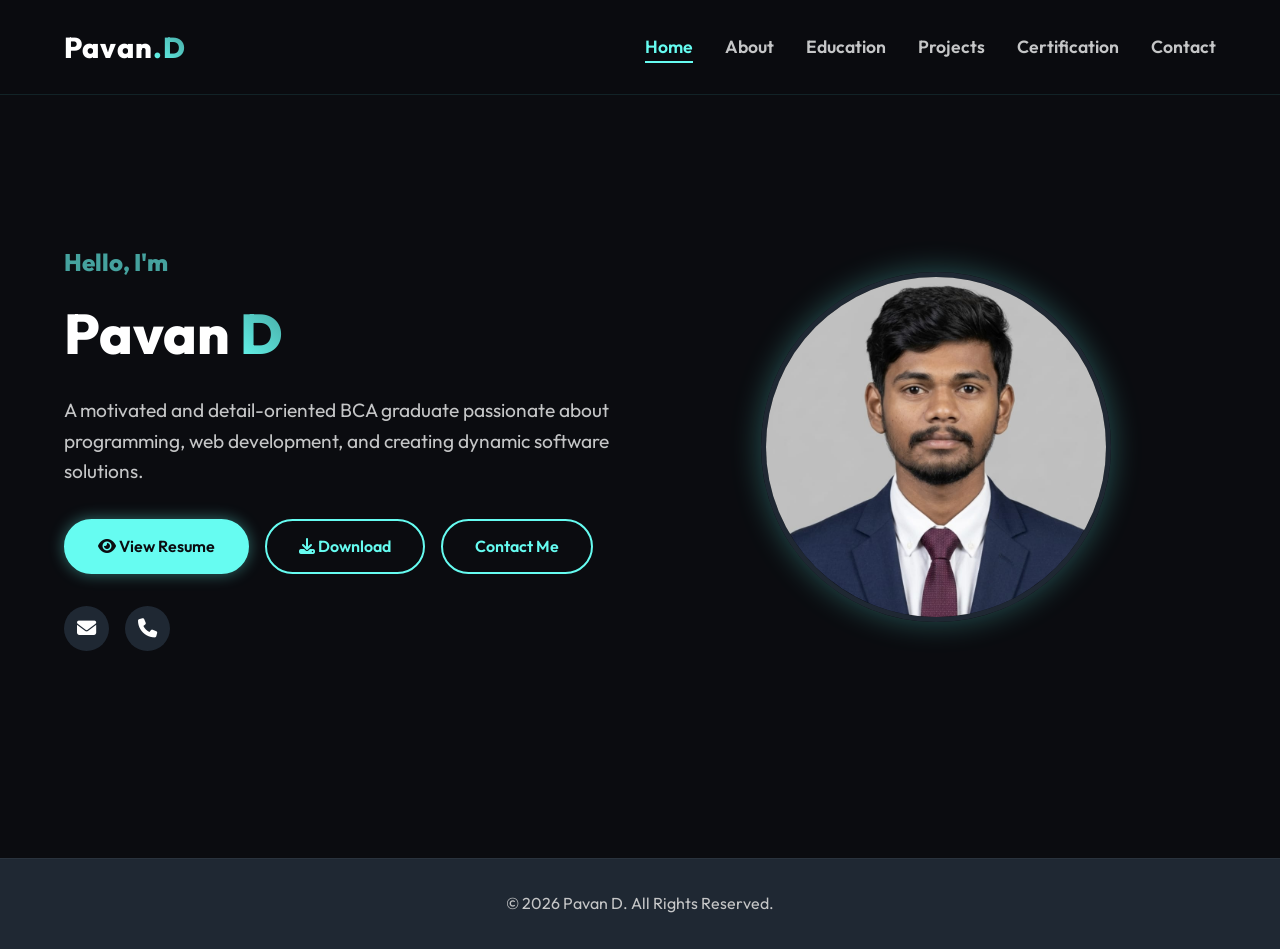
<file: index.html>
<!DOCTYPE html>
<html lang="en">
<head>
    <meta charset="UTF-8">
    <meta name="viewport" content="width=device-width, initial-scale=1.0">
    <title>Pavan D - Portfolio | Home</title>
    <meta name="description" content="Professional portfolio of Pavan D, BCA graduate and software developer.">
    <link rel="stylesheet" href="style.css">
    <link rel="stylesheet" href="https://cdnjs.cloudflare.com/ajax/libs/font-awesome/6.4.0/css/all.min.css">
</head>
<body>
    <nav class="navbar">
        <a href="index.html" class="logo">Pavan<span class="text-gradient">.D</span></a>
        <div class="hamburger">
            <i class="fas fa-bars"></i>
        </div>
        <ul class="nav-links">
            <li><a href="index.html">Home</a></li>
            <li><a href="about.html">About</a></li>
            <li><a href="education.html">Education</a></li>
            <li><a href="projects.html">Projects</a></li>
            <li><a href="certification.html">Certification</a></li>
            <li><a href="contact.html">Contact</a></li>
        </ul>
    </nav>

    <main>
        <section class="hero">
            <div class="hero-content">
                <h3>Hello, I'm</h3>
                <h1>Pavan <span class="text-gradient">D</span></h1>
                <p>A motivated and detail-oriented BCA graduate passionate about programming, web development, and creating dynamic software solutions.</p>
                <div class="hero-buttons" style="display: flex; gap: 1rem; flex-wrap: wrap;">
                    <a href="resume.html" class="btn btn-primary"><i class="fas fa-eye"></i> View Resume</a>
                    <a href="resume.docx" target="_blank" class="btn btn-outline"><i class="fas fa-download"></i> Download</a>
                    <a href="contact.html" class="btn btn-outline">Contact Me</a>
                </div>
                <div class="social-icons">
                    <a href="mailto:pavanpavand49@gmail.com" title="Email"><i class="fas fa-envelope"></i></a>
                    <a href="tel:8951568258" title="Phone"><i class="fas fa-phone"></i></a>
                </div>
            </div>
            <div class="hero-image">
                <img src="profile.jpeg" alt="Pavan D Profile Picture">
            </div>
        </section>
    </main>

    <footer>
        <p>&copy; 2026 Pavan D. All Rights Reserved.</p>
    </footer>

    <script src="script.js"></script>
</body>
</html>
</file>
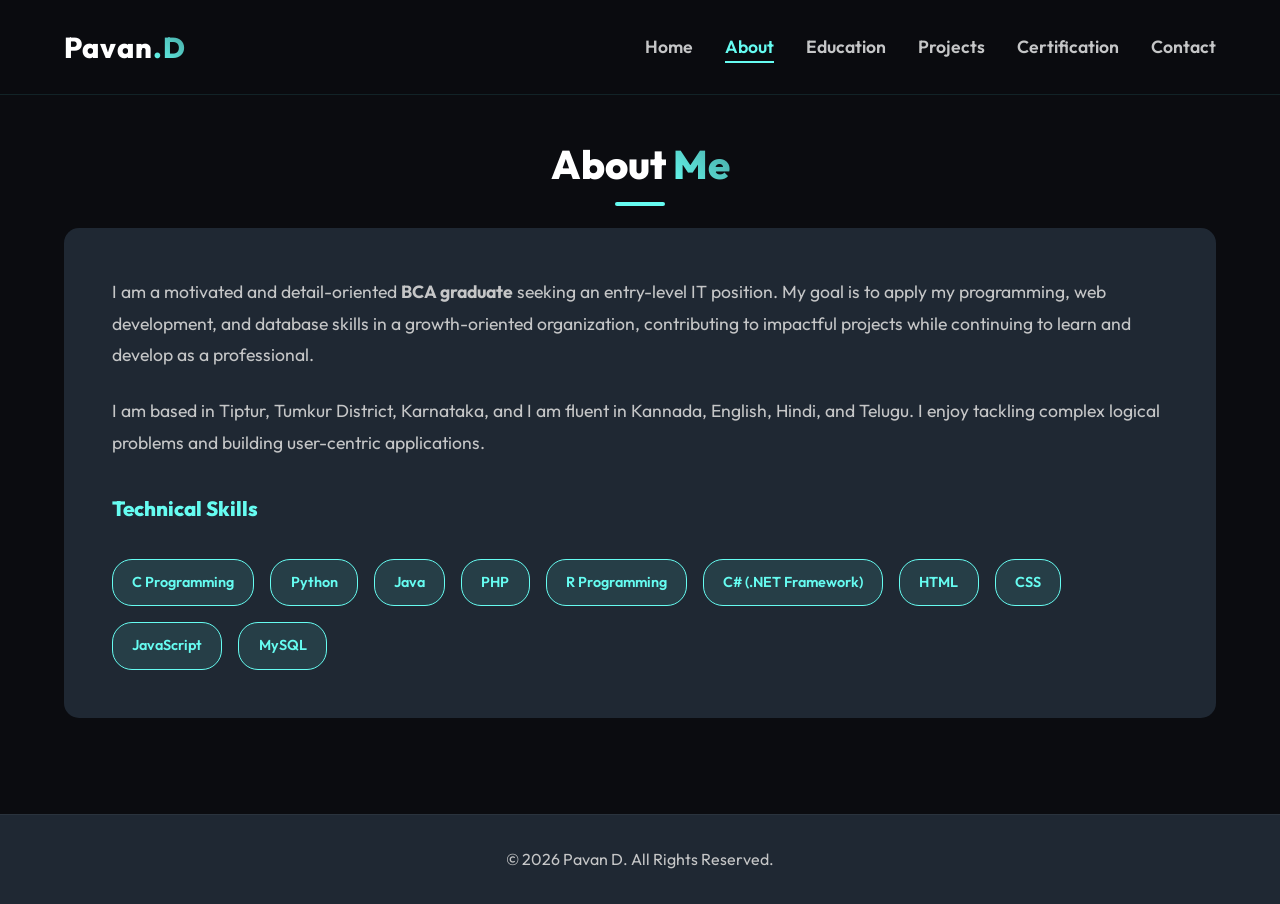
<file: about.html>
<!DOCTYPE html>
<html lang="en">
<head>
    <meta charset="UTF-8">
    <meta name="viewport" content="width=device-width, initial-scale=1.0">
    <title>Pavan D - About Me</title>
    <link rel="stylesheet" href="style.css">
    <link rel="stylesheet" href="https://cdnjs.cloudflare.com/ajax/libs/font-awesome/6.4.0/css/all.min.css">
</head>
<body>
    <nav class="navbar">
        <a href="index.html" class="logo">Pavan<span class="text-gradient">.D</span></a>
        <div class="hamburger">
            <i class="fas fa-bars"></i>
        </div>
        <ul class="nav-links">
            <li><a href="index.html">Home</a></li>
            <li><a href="about.html">About</a></li>
            <li><a href="education.html">Education</a></li>
            <li><a href="projects.html">Projects</a></li>
            <li><a href="certification.html">Certification</a></li>
            <li><a href="contact.html">Contact</a></li>
        </ul>
    </nav>

    <main>
        <h2>About <span class="text-gradient">Me</span></h2>
        
        <div class="about-content">
            <p>I am a motivated and detail-oriented <strong>BCA graduate</strong> seeking an entry-level IT position. My goal is to apply my programming, web development, and database skills in a growth-oriented organization, contributing to impactful projects while continuing to learn and develop as a professional.</p>
            
            <p>I am based in Tiptur, Tumkur District, Karnataka, and I am fluent in Kannada, English, Hindi, and Telugu. I enjoy tackling complex logical problems and building user-centric applications.</p>
            
            <h3 style="margin-top: 2rem; margin-bottom: 1rem; color: var(--primary-color);">Technical Skills</h3>
            <div class="skills-container">
                <span class="skill-tag">C Programming</span>
                <span class="skill-tag">Python</span>
                <span class="skill-tag">Java</span>
                <span class="skill-tag">PHP</span>
                <span class="skill-tag">R Programming</span>
                <span class="skill-tag">C# (.NET Framework)</span>
                <span class="skill-tag">HTML</span>
                <span class="skill-tag">CSS</span>
                <span class="skill-tag">JavaScript</span>
                <span class="skill-tag">MySQL</span>
            </div>
        </div>
    </main>

    <footer>
        <p>&copy; 2026 Pavan D. All Rights Reserved.</p>
    </footer>

    <script src="script.js"></script>
</body>
</html>
</file>
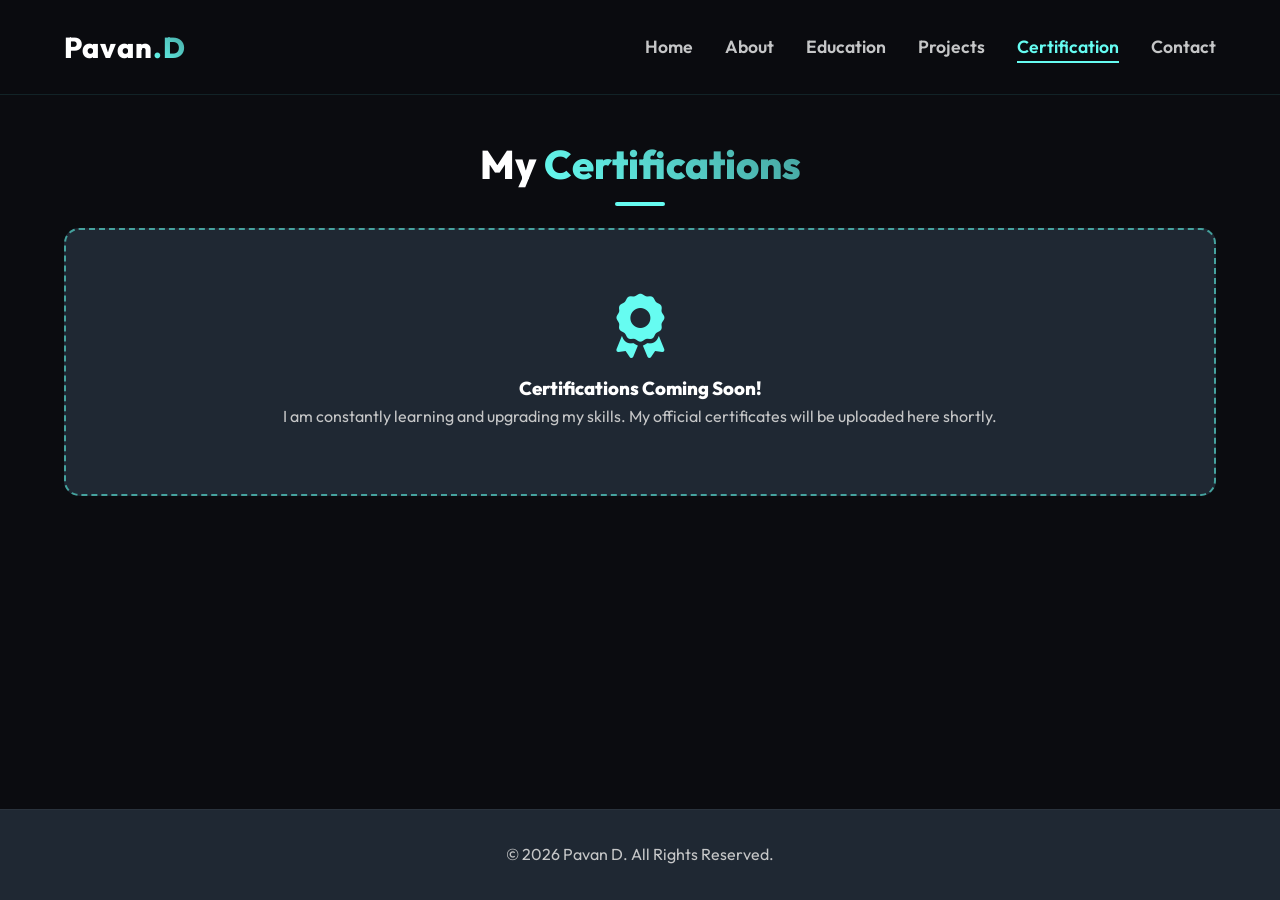
<file: certification.html>
<!DOCTYPE html>
<html lang="en">
<head>
    <meta charset="UTF-8">
    <meta name="viewport" content="width=device-width, initial-scale=1.0">
    <title>Pavan D - Certification</title>
    <link rel="stylesheet" href="style.css">
    <link rel="stylesheet" href="https://cdnjs.cloudflare.com/ajax/libs/font-awesome/6.4.0/css/all.min.css">
</head>
<body>
    <nav class="navbar">
        <a href="index.html" class="logo">Pavan<span class="text-gradient">.D</span></a>
        <div class="hamburger">
            <i class="fas fa-bars"></i>
        </div>
        <ul class="nav-links">
            <li><a href="index.html">Home</a></li>
            <li><a href="about.html">About</a></li>
            <li><a href="education.html">Education</a></li>
            <li><a href="projects.html">Projects</a></li>
            <li><a href="certification.html">Certification</a></li>
            <li><a href="contact.html">Contact</a></li>
        </ul>
    </nav>

    <main>
        <h2>My <span class="text-gradient">Certifications</span></h2>
        
        <div class="cert-placeholder">
            <i class="fas fa-award"></i>
            <h3>Certifications Coming Soon!</h3>
            <p>I am constantly learning and upgrading my skills. My official certificates will be uploaded here shortly.</p>
        </div>
    </main>

    <footer>
        <p>&copy; 2026 Pavan D. All Rights Reserved.</p>
    </footer>

    <script src="script.js"></script>
</body>
</html>
</file>
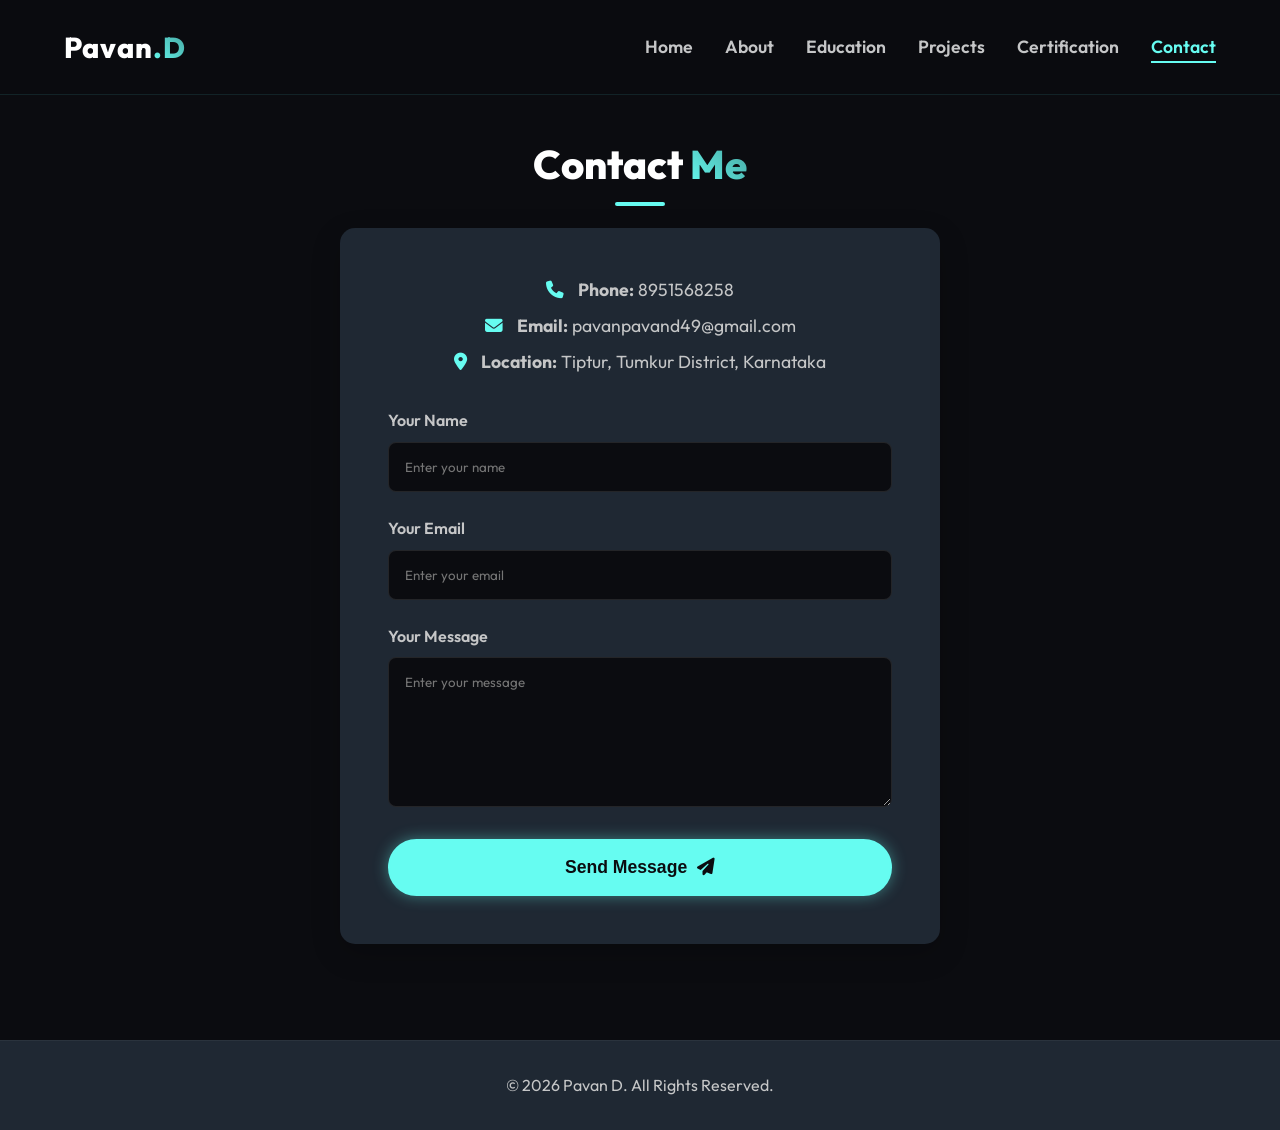
<file: contact.html>
<!DOCTYPE html>
<html lang="en">
<head>
    <meta charset="UTF-8">
    <meta name="viewport" content="width=device-width, initial-scale=1.0">
    <title>Pavan D - Contact</title>
    <link rel="stylesheet" href="style.css">
    <link rel="stylesheet" href="https://cdnjs.cloudflare.com/ajax/libs/font-awesome/6.4.0/css/all.min.css">
</head>
<body>
    <nav class="navbar">
        <a href="index.html" class="logo">Pavan<span class="text-gradient">.D</span></a>
        <div class="hamburger">
            <i class="fas fa-bars"></i>
        </div>
        <ul class="nav-links">
            <li><a href="index.html">Home</a></li>
            <li><a href="about.html">About</a></li>
            <li><a href="education.html">Education</a></li>
            <li><a href="projects.html">Projects</a></li>
            <li><a href="certification.html">Certification</a></li>
            <li><a href="contact.html">Contact</a></li>
        </ul>
    </nav>

    <main>
        <h2>Contact <span class="text-gradient">Me</span></h2>
        
        <div class="contact-container">
            <div class="contact-info">
                <p><i class="fas fa-phone"></i> <strong>Phone:</strong> <a href="tel:8951568258" style="color: var(--text-color); text-decoration: none;">8951568258</a></p>
                <p><i class="fas fa-envelope"></i> <strong>Email:</strong> <a href="mailto:pavanpavand49@gmail.com" style="color: var(--text-color); text-decoration: none;">pavanpavand49@gmail.com</a></p>
                <p><i class="fas fa-map-marker-alt"></i> <strong>Location:</strong> Tiptur, Tumkur District, Karnataka</p>
            </div>

            <form action="#" method="POST" onsubmit="event.preventDefault(); alert('Thank you for reaching out! This is a demo form. Please use the email provided above to contact me directly.');">
                <div class="form-group">
                    <label for="name">Your Name</label>
                    <input type="text" id="name" name="name" class="form-control" required placeholder="Enter your name">
                </div>
                <div class="form-group">
                    <label for="email">Your Email</label>
                    <input type="email" id="email" name="email" class="form-control" required placeholder="Enter your email">
                </div>
                <div class="form-group">
                    <label for="message">Your Message</label>
                    <textarea id="message" name="message" class="form-control" required placeholder="Enter your message"></textarea>
                </div>
                <button type="submit" class="btn btn-primary btn-submit">Send Message <i class="fas fa-paper-plane" style="margin-left: 5px;"></i></button>
            </form>
        </div>
    </main>

    <footer>
        <p>&copy; 2026 Pavan D. All Rights Reserved.</p>
    </footer>

    <script src="script.js"></script>
</body>
</html>
</file>
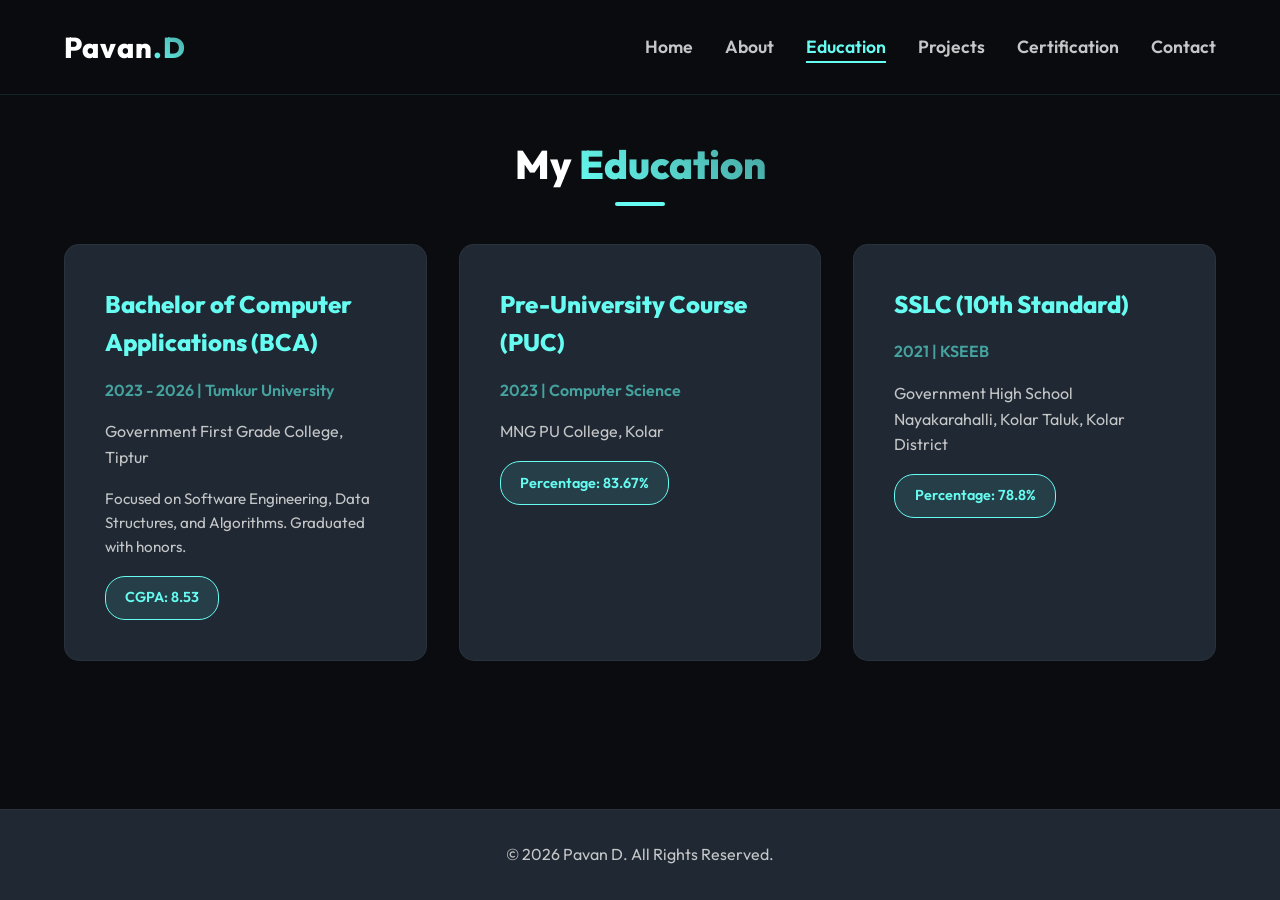
<file: education.html>
<!DOCTYPE html>
<html lang="en">
<head>
    <meta charset="UTF-8">
    <meta name="viewport" content="width=device-width, initial-scale=1.0">
    <title>Pavan D - Education</title>
    <link rel="stylesheet" href="style.css">
    <link rel="stylesheet" href="https://cdnjs.cloudflare.com/ajax/libs/font-awesome/6.4.0/css/all.min.css">
</head>
<body>
    <nav class="navbar">
        <a href="index.html" class="logo">Pavan<span class="text-gradient">.D</span></a>
        <div class="hamburger">
            <i class="fas fa-bars"></i>
        </div>
        <ul class="nav-links">
            <li><a href="index.html">Home</a></li>
            <li><a href="about.html">About</a></li>
            <li><a href="education.html">Education</a></li>
            <li><a href="projects.html">Projects</a></li>
            <li><a href="certification.html">Certification</a></li>
            <li><a href="contact.html">Contact</a></li>
        </ul>
    </nav>

    <main>
        <h2>My <span class="text-gradient">Education</span></h2>
        
        <div class="grid-container">
            <div class="card">
                <h3>Bachelor of Computer Applications (BCA)</h3>
                <span class="date">2023 - 2026 | Tumkur University</span>
                <p>Government First Grade College, Tiptur</p>
                <p style="margin-top: 1rem; font-size: 0.95rem;">Focused on Software Engineering, Data Structures, and Algorithms. Graduated with honors.</p>
                <div class="skill-tag" style="display: inline-block; margin-top: 1rem;">CGPA: 8.53</div>
            </div>

            <div class="card">
                <h3>Pre-University Course (PUC)</h3>
                <span class="date">2023 | Computer Science</span>
                <p>MNG PU College, Kolar</p>
                <div class="skill-tag" style="display: inline-block; margin-top: 1rem;">Percentage: 83.67%</div>
            </div>

            <div class="card">
                <h3>SSLC (10th Standard)</h3>
                <span class="date">2021 | KSEEB</span>
                <p>Government High School Nayakarahalli, Kolar Taluk, Kolar District</p>
                <div class="skill-tag" style="display: inline-block; margin-top: 1rem;">Percentage: 78.8%</div>
            </div>
        </div>
    </main>

    <footer>
        <p>&copy; 2026 Pavan D. All Rights Reserved.</p>
    </footer>

    <script src="script.js"></script>
</body>
</html>
</file>
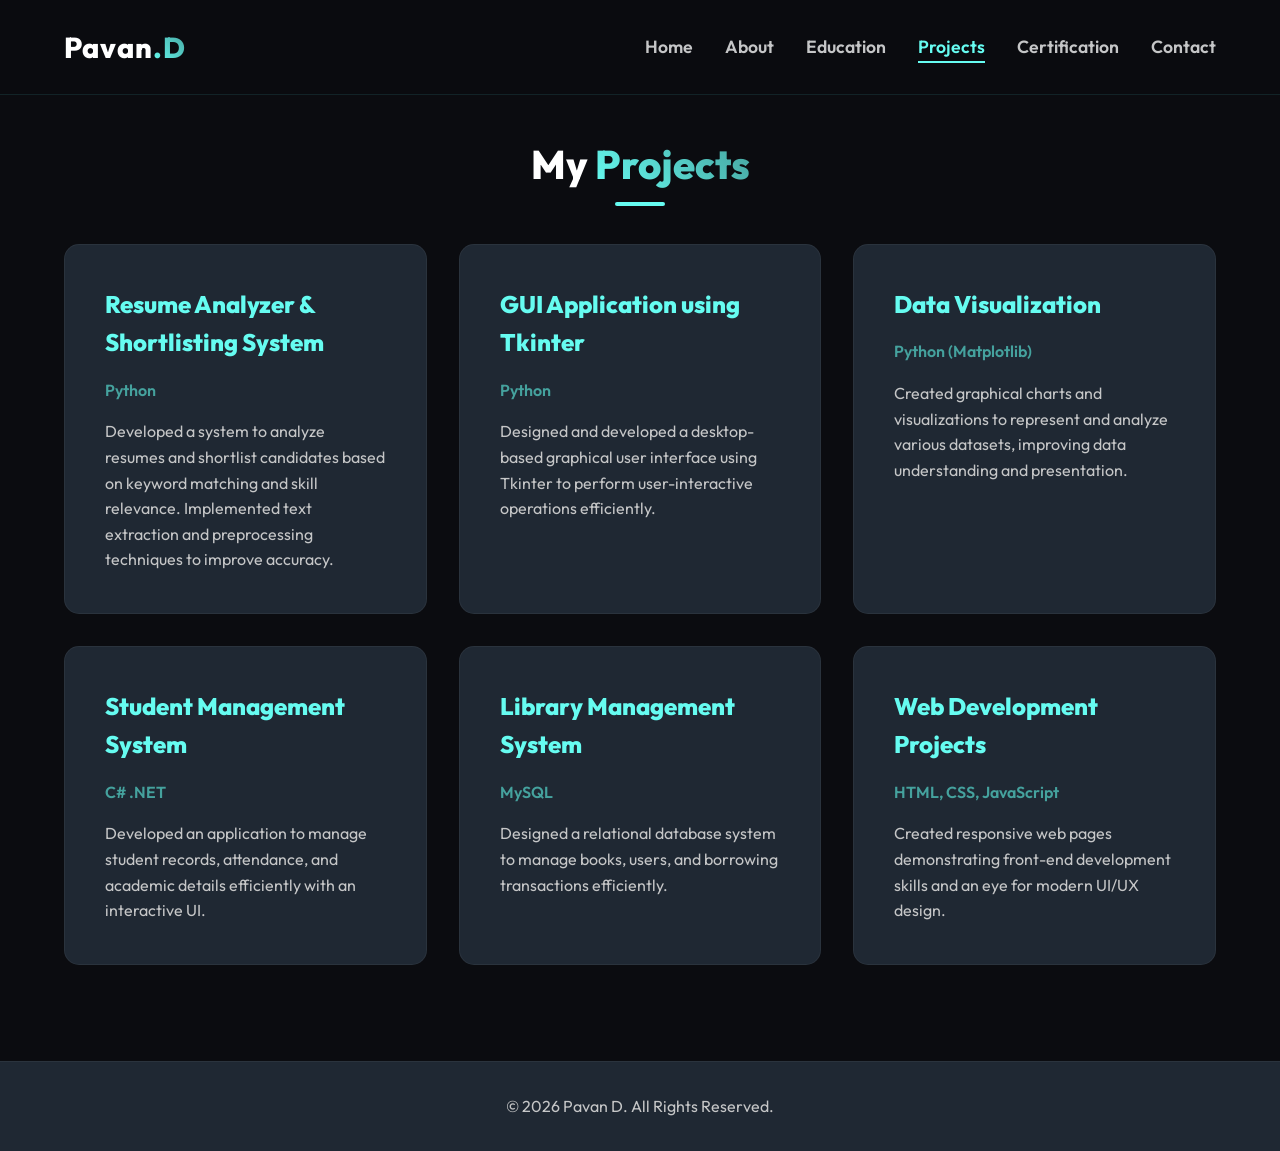
<file: projects.html>
<!DOCTYPE html>
<html lang="en">
<head>
    <meta charset="UTF-8">
    <meta name="viewport" content="width=device-width, initial-scale=1.0">
    <title>Pavan D - Projects</title>
    <link rel="stylesheet" href="style.css">
    <link rel="stylesheet" href="https://cdnjs.cloudflare.com/ajax/libs/font-awesome/6.4.0/css/all.min.css">
</head>
<body>
    <nav class="navbar">
        <a href="index.html" class="logo">Pavan<span class="text-gradient">.D</span></a>
        <div class="hamburger">
            <i class="fas fa-bars"></i>
        </div>
        <ul class="nav-links">
            <li><a href="index.html">Home</a></li>
            <li><a href="about.html">About</a></li>
            <li><a href="education.html">Education</a></li>
            <li><a href="projects.html">Projects</a></li>
            <li><a href="certification.html">Certification</a></li>
            <li><a href="contact.html">Contact</a></li>
        </ul>
    </nav>

    <main>
        <h2>My <span class="text-gradient">Projects</span></h2>
        
        <div class="grid-container">
            <div class="card">
                <h3>Resume Analyzer & Shortlisting System</h3>
                <span class="subtitle">Python</span>
                <p>Developed a system to analyze resumes and shortlist candidates based on keyword matching and skill relevance. Implemented text extraction and preprocessing techniques to improve accuracy.</p>
            </div>

            <div class="card">
                <h3>GUI Application using Tkinter</h3>
                <span class="subtitle">Python</span>
                <p>Designed and developed a desktop-based graphical user interface using Tkinter to perform user-interactive operations efficiently.</p>
            </div>

            <div class="card">
                <h3>Data Visualization</h3>
                <span class="subtitle">Python (Matplotlib)</span>
                <p>Created graphical charts and visualizations to represent and analyze various datasets, improving data understanding and presentation.</p>
            </div>

            <div class="card">
                <h3>Student Management System</h3>
                <span class="subtitle">C# .NET</span>
                <p>Developed an application to manage student records, attendance, and academic details efficiently with an interactive UI.</p>
            </div>

            <div class="card">
                <h3>Library Management System</h3>
                <span class="subtitle">MySQL</span>
                <p>Designed a relational database system to manage books, users, and borrowing transactions efficiently.</p>
            </div>

            <div class="card">
                <h3>Web Development Projects</h3>
                <span class="subtitle">HTML, CSS, JavaScript</span>
                <p>Created responsive web pages demonstrating front-end development skills and an eye for modern UI/UX design.</p>
            </div>
        </div>
    </main>

    <footer>
        <p>&copy; 2026 Pavan D. All Rights Reserved.</p>
    </footer>

    <script src="script.js"></script>
</body>
</html>
</file>
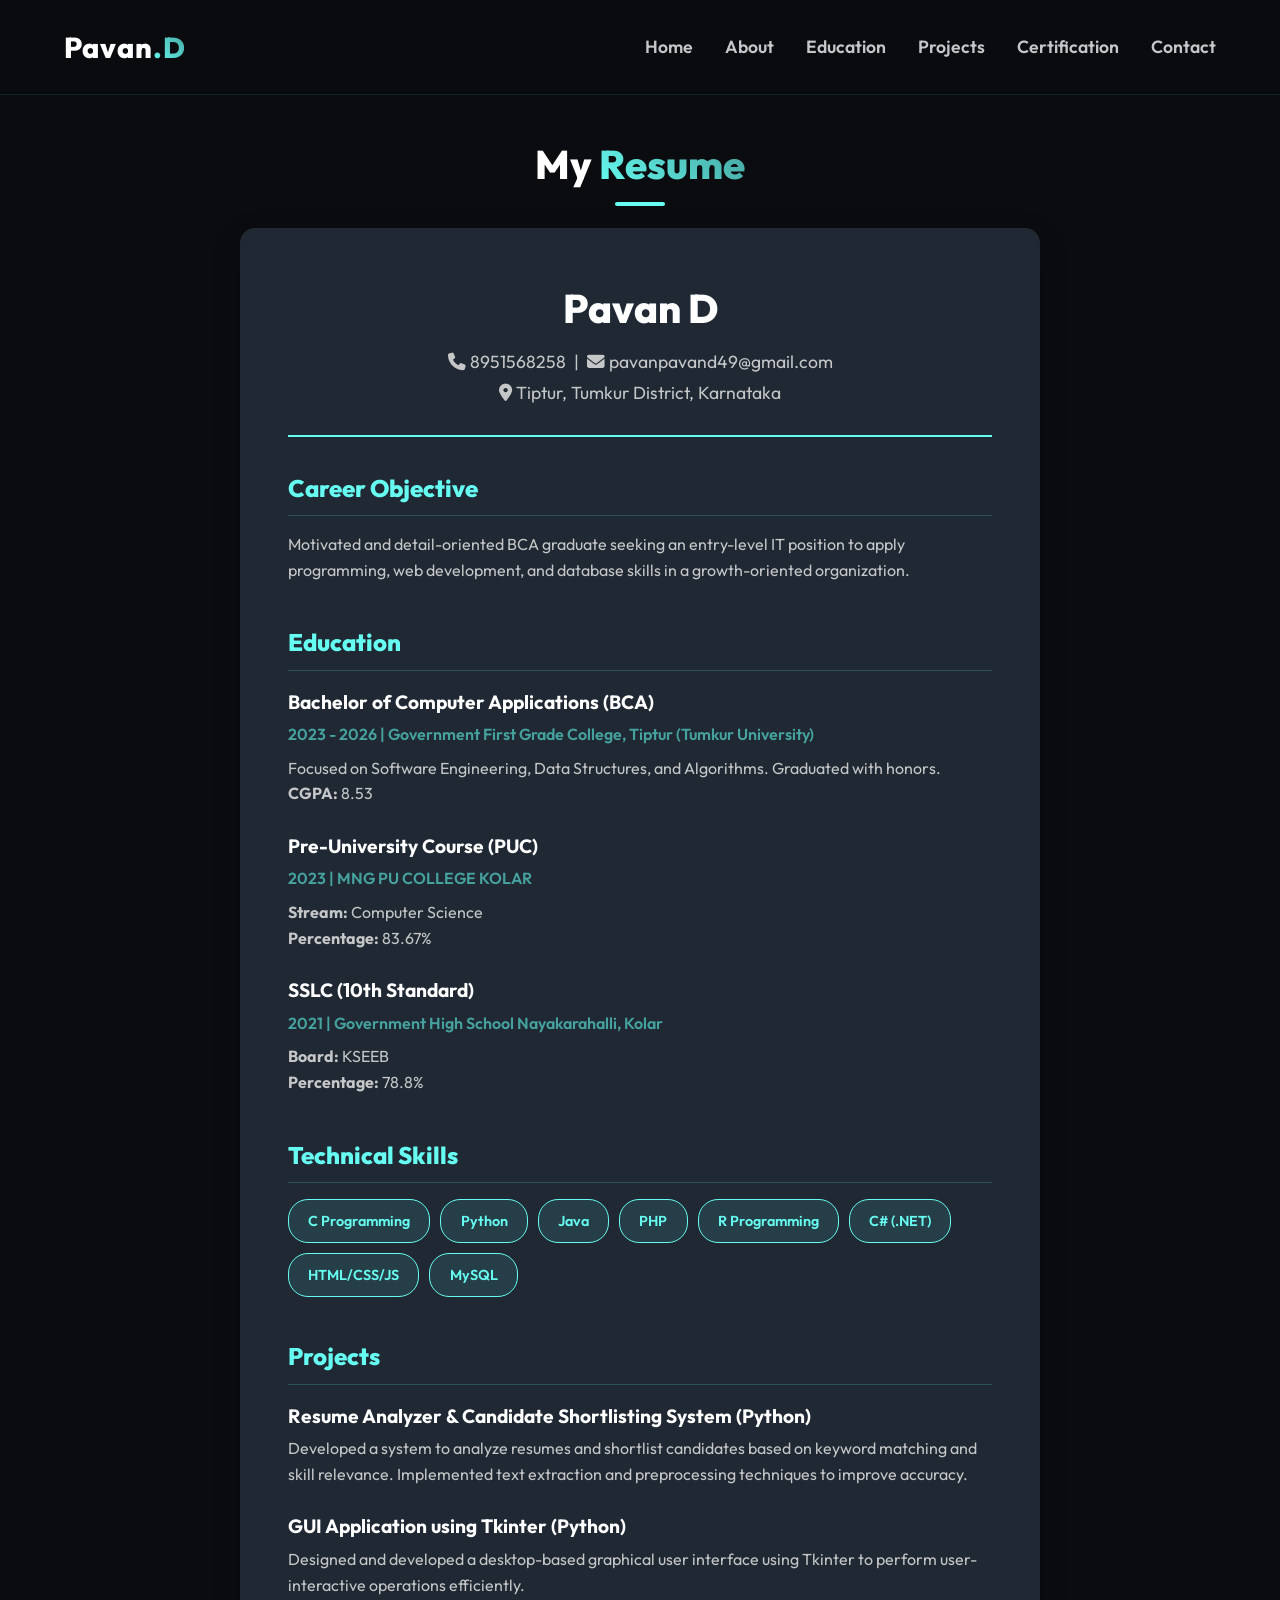
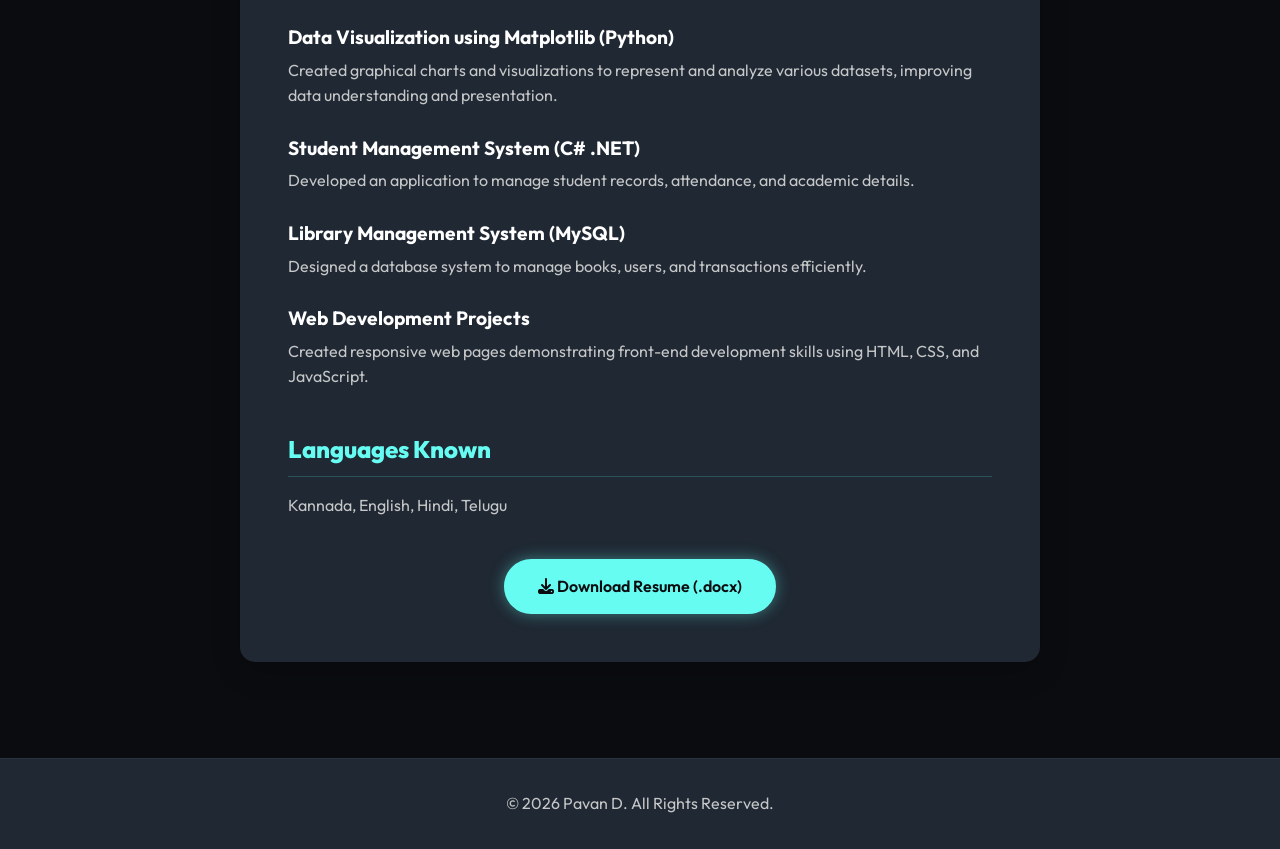
<file: resume.html>
<!DOCTYPE html>
<html lang="en">
<head>
    <meta charset="UTF-8">
    <meta name="viewport" content="width=device-width, initial-scale=1.0">
    <title>Pavan D - View Resume</title>
    <link rel="stylesheet" href="style.css">
    <link rel="stylesheet" href="https://cdnjs.cloudflare.com/ajax/libs/font-awesome/6.4.0/css/all.min.css">
    <style>
        .resume-container {
            max-width: 800px;
            margin: 0 auto;
            background: var(--surface-color);
            padding: 3rem;
            border-radius: 15px;
            box-shadow: 0 10px 30px rgba(0,0,0,0.2);
            color: var(--text-color);
        }
        .resume-header {
            text-align: center;
            border-bottom: 2px solid var(--primary-color);
            padding-bottom: 1.5rem;
            margin-bottom: 2rem;
        }
        .resume-header h1 {
            margin-bottom: 0.5rem;
            font-size: 2.5rem;
        }
        .resume-header p {
            margin: 0.2rem 0;
            font-size: 1.1rem;
        }
        .resume-section {
            margin-bottom: 2.5rem;
        }
        .resume-section h3 {
            color: var(--primary-color);
            border-bottom: 1px solid rgba(102, 252, 241, 0.2);
            padding-bottom: 0.5rem;
            margin-bottom: 1rem;
            font-size: 1.5rem;
        }
        .resume-item {
            margin-bottom: 1.5rem;
        }
        .resume-item h4 {
            color: var(--text-light);
            font-size: 1.2rem;
            margin-bottom: 0.3rem;
        }
        .resume-item span {
            color: var(--secondary-color);
            font-weight: 600;
            display: block;
            margin-bottom: 0.5rem;
        }
        .resume-item p, .resume-item ul {
            font-size: 1rem;
            line-height: 1.6;
        }
        .resume-item ul {
            padding-left: 1.5rem;
        }
        .resume-item ul li {
            margin-bottom: 0.5rem;
        }
        .download-btn-container {
            text-align: center;
            margin-top: 2rem;
        }
    </style>
</head>
<body>
    <nav class="navbar">
        <a href="index.html" class="logo">Pavan<span class="text-gradient">.D</span></a>
        <div class="hamburger">
            <i class="fas fa-bars"></i>
        </div>
        <ul class="nav-links">
            <li><a href="index.html">Home</a></li>
            <li><a href="about.html">About</a></li>
            <li><a href="education.html">Education</a></li>
            <li><a href="projects.html">Projects</a></li>
            <li><a href="certification.html">Certification</a></li>
            <li><a href="contact.html">Contact</a></li>
        </ul>
    </nav>

    <main>
        <h2>My <span class="text-gradient">Resume</span></h2>
        
        <div class="resume-container">
            <div class="resume-header">
                <h1>Pavan D</h1>
                <p><i class="fas fa-phone"></i> 8951568258 &nbsp;|&nbsp; <i class="fas fa-envelope"></i> pavanpavand49@gmail.com</p>
                <p><i class="fas fa-map-marker-alt"></i> Tiptur, Tumkur District, Karnataka</p>
            </div>

            <div class="resume-section">
                <h3>Career Objective</h3>
                <p>Motivated and detail-oriented BCA graduate seeking an entry-level IT position to apply programming, web development, and database skills in a growth-oriented organization.</p>
            </div>

            <div class="resume-section">
                <h3>Education</h3>
                <div class="resume-item">
                    <h4>Bachelor of Computer Applications (BCA)</h4>
                    <span>2023 - 2026 | Government First Grade College, Tiptur (Tumkur University)</span>
                    <p>Focused on Software Engineering, Data Structures, and Algorithms. Graduated with honors.<br><strong>CGPA:</strong> 8.53</p>
                </div>
                <div class="resume-item">
                    <h4>Pre-University Course (PUC)</h4>
                    <span>2023 | MNG PU COLLEGE KOLAR</span>
                    <p><strong>Stream:</strong> Computer Science<br><strong>Percentage:</strong> 83.67%</p>
                </div>
                <div class="resume-item">
                    <h4>SSLC (10th Standard)</h4>
                    <span>2021 | Government High School Nayakarahalli, Kolar</span>
                    <p><strong>Board:</strong> KSEEB<br><strong>Percentage:</strong> 78.8%</p>
                </div>
            </div>

            <div class="resume-section">
                <h3>Technical Skills</h3>
                <ul style="list-style-type: none; padding-left: 0; display: flex; flex-wrap: wrap; gap: 10px;">
                    <li class="skill-tag">C Programming</li>
                    <li class="skill-tag">Python</li>
                    <li class="skill-tag">Java</li>
                    <li class="skill-tag">PHP</li>
                    <li class="skill-tag">R Programming</li>
                    <li class="skill-tag">C# (.NET)</li>
                    <li class="skill-tag">HTML/CSS/JS</li>
                    <li class="skill-tag">MySQL</li>
                </ul>
            </div>

            <div class="resume-section">
                <h3>Projects</h3>
                <div class="resume-item">
                    <h4>Resume Analyzer & Candidate Shortlisting System (Python)</h4>
                    <p>Developed a system to analyze resumes and shortlist candidates based on keyword matching and skill relevance. Implemented text extraction and preprocessing techniques to improve accuracy.</p>
                </div>
                <div class="resume-item">
                    <h4>GUI Application using Tkinter (Python)</h4>
                    <p>Designed and developed a desktop-based graphical user interface using Tkinter to perform user-interactive operations efficiently.</p>
                </div>
                <div class="resume-item">
                    <h4>Data Visualization using Matplotlib (Python)</h4>
                    <p>Created graphical charts and visualizations to represent and analyze various datasets, improving data understanding and presentation.</p>
                </div>
                <div class="resume-item">
                    <h4>Student Management System (C# .NET)</h4>
                    <p>Developed an application to manage student records, attendance, and academic details.</p>
                </div>
                <div class="resume-item">
                    <h4>Library Management System (MySQL)</h4>
                    <p>Designed a database system to manage books, users, and transactions efficiently.</p>
                </div>
                <div class="resume-item">
                    <h4>Web Development Projects</h4>
                    <p>Created responsive web pages demonstrating front-end development skills using HTML, CSS, and JavaScript.</p>
                </div>
            </div>

            <div class="resume-section">
                <h3>Languages Known</h3>
                <p>Kannada, English, Hindi, Telugu</p>
            </div>

            <div class="download-btn-container">
                <a href="resume.docx" target="_blank" class="btn btn-primary"><i class="fas fa-download"></i> Download Resume (.docx)</a>
            </div>
        </div>
    </main>

    <footer>
        <p>&copy; 2026 Pavan D. All Rights Reserved.</p>
    </footer>

    <script src="script.js"></script>
</body>
</html>
</file>
<file: style.css>
@import url('https://fonts.googleapis.com/css2?family=Outfit:wght@300;400;600;800&display=swap');

:root {
  --bg-color: #0b0c10;
  --surface-color: #1f2833;
  --surface-hover: #2c394b;
  --primary-color: #66fcf1;
  --secondary-color: #45a29e;
  --text-color: #c5c6c7;
  --text-light: #ffffff;
  --transition: all 0.3s ease;
}

* {
  margin: 0;
  padding: 0;
  box-sizing: border-box;
}

body {
  font-family: 'Outfit', sans-serif;
  background-color: var(--bg-color);
  color: var(--text-color);
  line-height: 1.6;
  overflow-x: hidden;
  display: flex;
  flex-direction: column;
  min-height: 100vh;
}

h1, h2, h3 {
  color: var(--text-light);
  font-weight: 800;
}

h1 {
  font-size: 3.5rem;
  margin-bottom: 1rem;
}

h2 {
  font-size: 2.5rem;
  margin-bottom: 2rem;
  text-align: center;
  position: relative;
}

h2::after {
  content: '';
  position: absolute;
  bottom: -10px;
  left: 50%;
  transform: translateX(-50%);
  width: 50px;
  height: 4px;
  background-color: var(--primary-color);
  border-radius: 2px;
}

.text-gradient {
  background: linear-gradient(45deg, var(--primary-color), var(--secondary-color));
  -webkit-background-clip: text;
  -webkit-text-fill-color: transparent;
}

.navbar {
  position: fixed;
  top: 0;
  width: 100%;
  padding: 1.5rem 5%;
  background: rgba(11, 12, 16, 0.9);
  backdrop-filter: blur(10px);
  display: flex;
  justify-content: space-between;
  align-items: center;
  z-index: 100;
  border-bottom: 1px solid rgba(102, 252, 241, 0.1);
}

.logo {
  font-size: 1.8rem;
  font-weight: 800;
  color: var(--text-light);
  text-decoration: none;
  letter-spacing: 1px;
}

.nav-links {
  display: flex;
  gap: 2rem;
  list-style: none;
}

.nav-links a {
  color: var(--text-color);
  text-decoration: none;
  font-weight: 600;
  font-size: 1.1rem;
  transition: var(--transition);
  position: relative;
}

.nav-links a::after {
  content: '';
  position: absolute;
  bottom: -5px;
  left: 0;
  width: 0;
  height: 2px;
  background-color: var(--primary-color);
  transition: var(--transition);
}

.nav-links a:hover, .nav-links a.active {
  color: var(--primary-color);
}

.nav-links a:hover::after, .nav-links a.active::after {
  width: 100%;
}

.hamburger {
  display: none;
  cursor: pointer;
  font-size: 1.8rem;
  color: var(--text-light);
}

.btn {
  display: inline-block;
  padding: 0.8rem 2rem;
  border-radius: 30px;
  text-decoration: none;
  font-weight: 600;
  transition: var(--transition);
  border: 2px solid var(--primary-color);
  cursor: pointer;
}

.btn-primary {
  background-color: var(--primary-color);
  color: var(--bg-color);
  box-shadow: 0 0 15px rgba(102, 252, 241, 0.4);
}

.btn-primary:hover {
  background-color: transparent;
  color: var(--primary-color);
  box-shadow: none;
}

.btn-outline {
  background-color: transparent;
  color: var(--primary-color);
}

.btn-outline:hover {
  background-color: var(--primary-color);
  color: var(--bg-color);
  box-shadow: 0 0 15px rgba(102, 252, 241, 0.4);
}

main {
  margin-top: 100px;
  padding: 2rem 5%;
  flex: 1;
  animation: fadeIn 0.8s ease forwards;
}

@keyframes fadeIn {
  from { opacity: 0; transform: translateY(20px); }
  to { opacity: 1; transform: translateY(0); }
}

.hero {
  display: flex;
  align-items: center;
  justify-content: space-between;
  min-height: 70vh;
  gap: 2rem;
}

.hero-content {
  flex: 1;
}

.hero-content h3 {
  font-size: 1.5rem;
  color: var(--secondary-color);
  margin-bottom: 0.5rem;
}

.hero-content p {
  font-size: 1.2rem;
  margin-bottom: 2rem;
  max-width: 600px;
}

.hero-image {
  flex: 1;
  display: flex;
  justify-content: center;
}

.hero-image img {
  width: 350px;
  height: 350px;
  border-radius: 50%;
  object-fit: cover;
  border: 5px solid var(--surface-color);
  box-shadow: 0 0 30px rgba(102, 252, 241, 0.3);
  transition: var(--transition);
  animation: float 4s ease-in-out infinite;
}

.hero-image img:hover {
  transform: scale(1.05);
  border-color: var(--primary-color);
}

@keyframes float {
  0% { transform: translateY(0px); }
  50% { transform: translateY(-15px); }
  100% { transform: translateY(0px); }
}

.social-icons {
  margin-top: 2rem;
  display: flex;
  gap: 1rem;
}

.social-icons a {
  display: inline-flex;
  justify-content: center;
  align-items: center;
  width: 45px;
  height: 45px;
  border-radius: 50%;
  background-color: var(--surface-color);
  color: var(--text-light);
  text-decoration: none;
  font-size: 1.2rem;
  transition: var(--transition);
}

.social-icons a:hover {
  background-color: var(--primary-color);
  color: var(--bg-color);
  transform: translateY(-5px);
}

.grid-container {
  display: grid;
  grid-template-columns: repeat(auto-fit, minmax(300px, 1fr));
  gap: 2rem;
  margin-top: 3rem;
}

.card {
  background-color: var(--surface-color);
  padding: 2.5rem;
  border-radius: 15px;
  transition: var(--transition);
  border: 1px solid rgba(255,255,255,0.05);
  position: relative;
  overflow: hidden;
  height: 100%;
}

.card::before {
  content: '';
  position: absolute;
  top: 0; left: 0;
  width: 100%; height: 3px;
  background: var(--primary-color);
  transform: scaleX(0);
  transform-origin: left;
  transition: var(--transition);
}

.card:hover {
  transform: translateY(-10px);
  box-shadow: 0 10px 30px rgba(0,0,0,0.5);
}

.card:hover::before {
  transform: scaleX(1);
}

.card h3 {
  font-size: 1.5rem;
  margin-bottom: 1rem;
  color: var(--primary-color);
}

.card .date, .card .subtitle {
  font-size: 1rem;
  color: var(--secondary-color);
  margin-bottom: 1rem;
  display: inline-block;
  font-weight: 600;
}

.skills-container {
  display: flex;
  flex-wrap: wrap;
  gap: 1rem;
  margin-top: 2rem;
}

.skill-tag {
  background-color: rgba(102, 252, 241, 0.1);
  padding: 0.6rem 1.2rem;
  border-radius: 20px;
  font-size: 0.9rem;
  font-weight: 600;
  border: 1px solid var(--primary-color);
  color: var(--primary-color);
  transition: var(--transition);
}

.skill-tag:hover {
  background-color: var(--primary-color);
  color: var(--bg-color);
}

.contact-container {
  max-width: 600px;
  margin: 0 auto;
  background: var(--surface-color);
  padding: 3rem;
  border-radius: 15px;
  box-shadow: 0 10px 30px rgba(0,0,0,0.2);
}

.contact-info {
  text-align: center;
  margin-bottom: 2rem;
}

.contact-info p {
  font-size: 1.1rem;
  margin-bottom: 0.5rem;
}

.contact-info i {
  color: var(--primary-color);
  margin-right: 10px;
}

.form-group {
  margin-bottom: 1.5rem;
}

.form-group label {
  display: block;
  margin-bottom: 0.5rem;
  font-weight: 600;
}

.form-control {
  width: 100%;
  padding: 1rem;
  background-color: var(--bg-color);
  border: 1px solid rgba(255,255,255,0.1);
  border-radius: 8px;
  color: var(--text-light);
  font-family: inherit;
  transition: var(--transition);
}

.form-control:focus {
  outline: none;
  border-color: var(--primary-color);
  box-shadow: 0 0 10px rgba(102, 252, 241, 0.2);
}

textarea.form-control {
  resize: vertical;
  min-height: 150px;
}

.btn-submit {
  width: 100%;
  padding: 1rem;
  font-size: 1.1rem;
}

footer {
  text-align: center;
  padding: 2rem;
  background-color: var(--surface-color);
  margin-top: 4rem;
  border-top: 1px solid rgba(255,255,255,0.05);
}

@media (max-width: 768px) {
  .hamburger { display: block; }
  .nav-links {
    position: fixed;
    top: 80px;
    left: -100%;
    width: 100%;
    height: calc(100vh - 80px);
    background-color: var(--bg-color);
    flex-direction: column;
    align-items: center;
    justify-content: center;
    transition: var(--transition);
  }
  .nav-links.active { left: 0; }
  .hero { flex-direction: column-reverse; text-align: center; margin-top: 2rem;}
  h1 { font-size: 2.5rem; }
  .hero-image img { width: 250px; height: 250px; }
  .contact-container { padding: 2rem; }
}

.cert-placeholder {
  text-align: center;
  padding: 4rem 2rem;
  background: var(--surface-color);
  border-radius: 15px;
  border: 2px dashed var(--secondary-color);
  margin-top: 2rem;
}
.cert-placeholder i {
  font-size: 4rem;
  color: var(--primary-color);
  margin-bottom: 1rem;
}

.about-content {
  background: var(--surface-color);
  padding: 3rem;
  border-radius: 15px;
  line-height: 1.8;
  font-size: 1.1rem;
}

.about-content p {
  margin-bottom: 1.5rem;
}
</file>
